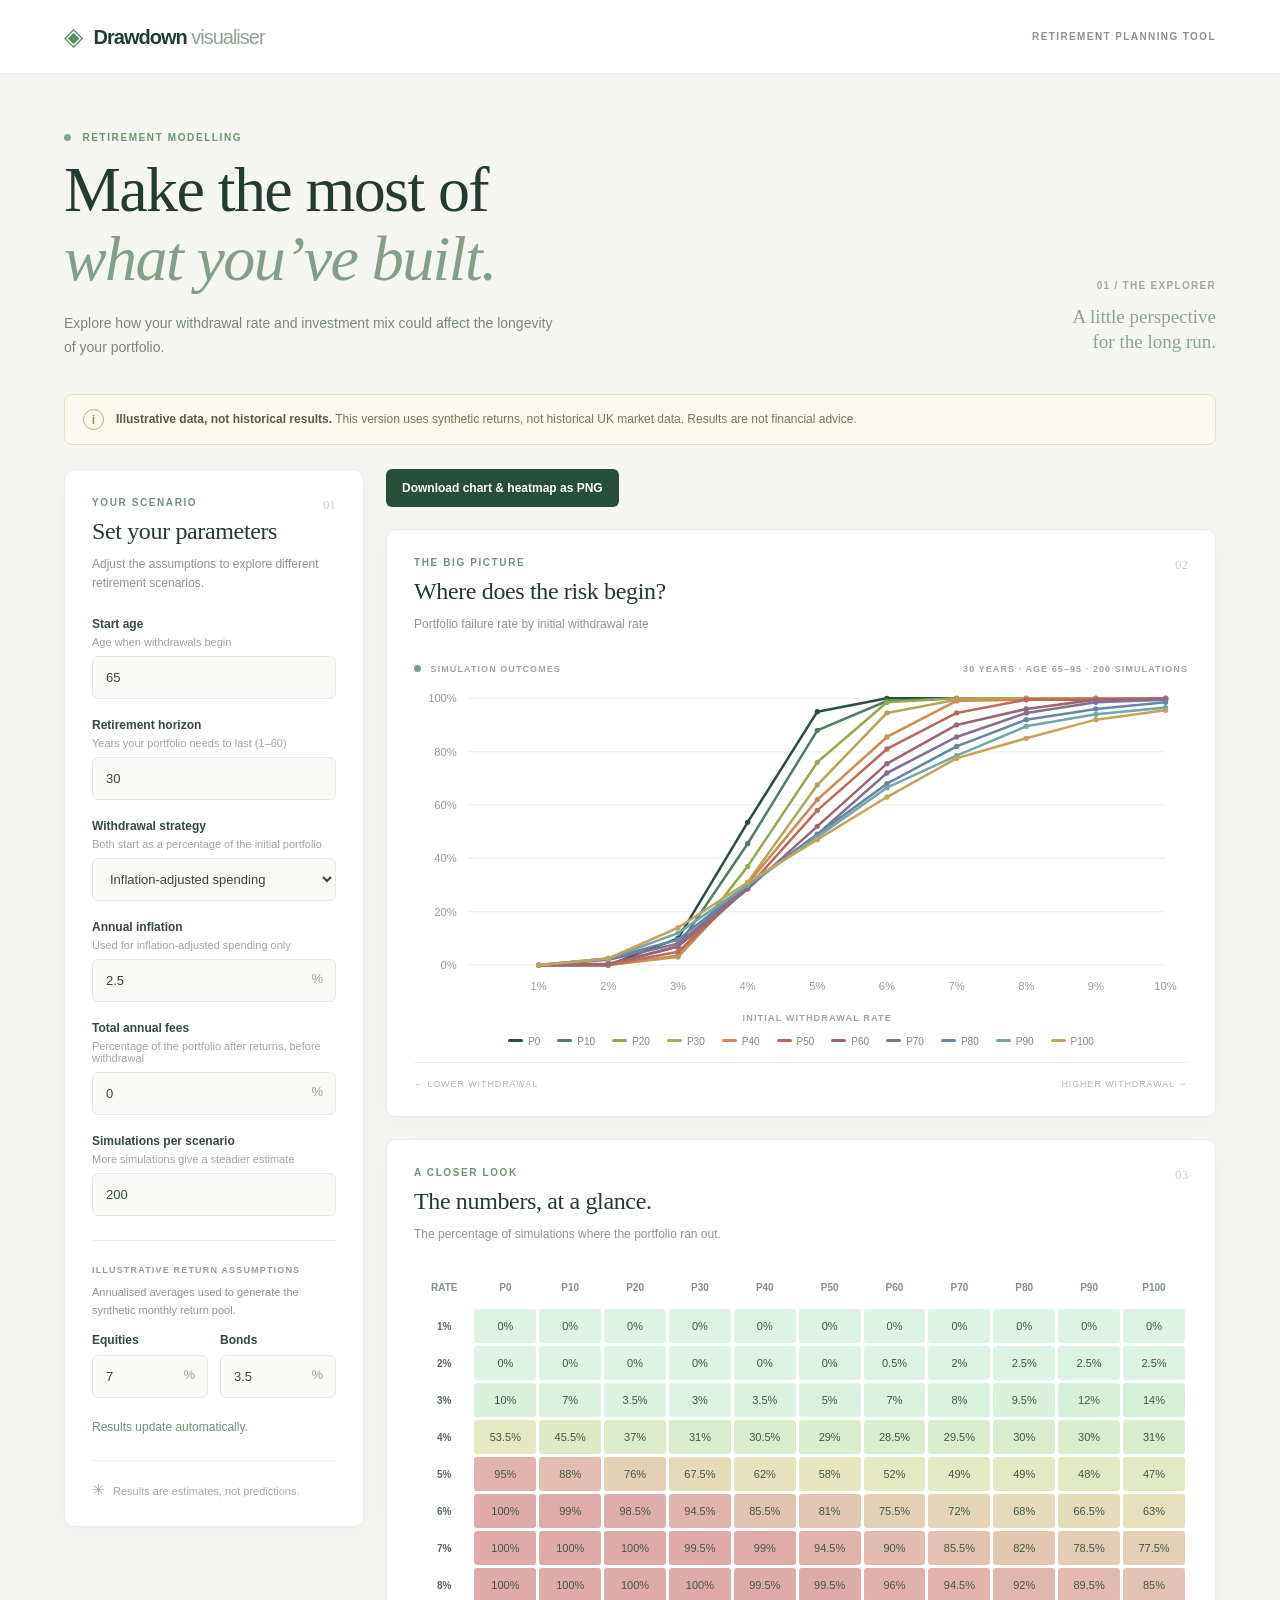
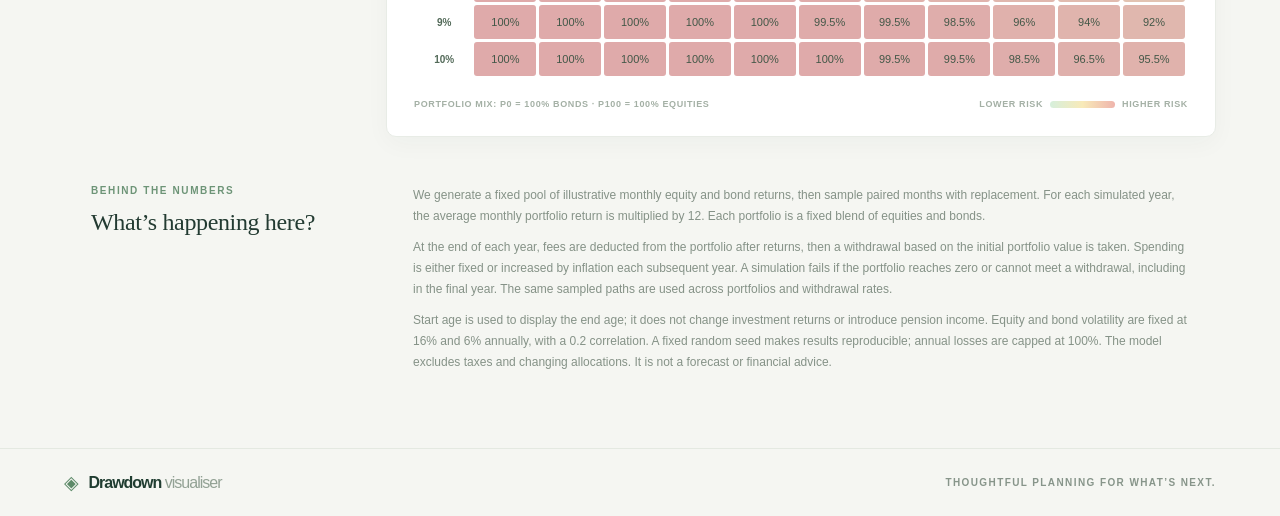
<file: index.html>
<!doctype html>
<html lang="en-GB">
<head>
  <meta charset="utf-8">
  <meta name="viewport" content="width=device-width, initial-scale=1">
  <meta name="theme-color" content="#f5f6f2">
  <title>Drawdown visualiser | Retirement withdrawal explorer</title>
  <link rel="stylesheet" href="styles.css">
  <script defer src="model.js"></script>
  <script defer src="app.js"></script>
</head>
<body>
  <header class="topbar">
    <div class="brand"><span class="brand-mark" aria-hidden="true">◈</span> Drawdown <span>visualiser</span></div>
    <span class="topbar-note">RETIREMENT PLANNING TOOL</span>
  </header>

  <main>
    <section class="intro">
      <div>
        <p class="eyebrow"><span></span> RETIREMENT MODELLING</p>
        <h1>Make the most of<br><em>what you’ve built.</em></h1>
        <p class="intro-copy">Explore how your withdrawal rate and investment mix could affect the longevity of your portfolio.</p>
      </div>
      <div class="intro-aside"><span>01 / THE EXPLORER</span><p>A little perspective<br>for the long run.</p></div>
    </section>

    <div class="notice"><span class="notice-icon" aria-hidden="true">i</span><p><strong>Illustrative data, not historical results.</strong> This version uses synthetic returns, not historical UK market data. Results are not financial advice.</p></div>

    <div class="layout">
      <aside class="card settings">
        <div class="section-heading"><div><p class="eyebrow">YOUR SCENARIO</p><h2>Set your parameters</h2></div><span class="section-number">01</span></div>
        <p class="muted">Adjust the assumptions to explore different retirement scenarios.</p>
        <form id="scenario-form">
          <label for="start-age">Start age <span>Age when withdrawals begin</span></label>
          <div class="field-wrap"><input id="start-age" type="number" min="18" max="100" step="1" value="65" required></div>

          <label for="years">Retirement horizon <span>Years your portfolio needs to last (1–60)</span></label>
          <div class="field-wrap"><input id="years" name="years" type="number" min="1" max="60" step="1" value="30" required></div>

          <label for="strategy">Withdrawal strategy <span>Both start as a percentage of the initial portfolio</span></label>
          <div class="field-wrap"><select id="strategy"><option value="inflation-adjusted">Inflation-adjusted spending</option><option value="fixed">Fixed spending (no inflation adjustment)</option></select></div>

          <label for="inflation">Annual inflation <span>Used for inflation-adjusted spending only</span></label>
          <div class="field-wrap"><input id="inflation" name="inflation" type="number" min="0" max="15" step="0.1" value="2.5" required><span class="suffix">%</span></div>

          <label for="fees">Total annual fees <span>Percentage of the portfolio after returns, before withdrawal</span></label>
          <div class="field-wrap"><input id="fees" type="number" min="0" max="10" step="0.01" value="0" required><span class="suffix">%</span></div>

          <label for="simulations">Simulations per scenario <span>More simulations give a steadier estimate</span></label>
          <div class="field-wrap"><input id="simulations" name="simulations" type="number" min="100" max="5000" step="100" value="200" required></div>

          <div class="divider"></div>
          <p class="assumptions-title">ILLUSTRATIVE RETURN ASSUMPTIONS</p>
          <p class="muted small">Annualised averages used to generate the synthetic monthly return pool.</p>
          <div class="input-grid">
            <div><label for="equity-return">Equities</label><div class="field-wrap"><input id="equity-return" type="number" min="-10" max="25" step="0.1" value="7" required><span class="suffix">%</span></div></div>
            <div><label for="bond-return">Bonds</label><div class="field-wrap"><input id="bond-return" type="number" min="-10" max="25" step="0.1" value="3.5" required><span class="suffix">%</span></div></div>
          </div>
          <p id="form-status" class="form-status" role="status" aria-live="polite"></p>
        </form>
        <div class="settings-footer"><span aria-hidden="true">✳</span> Results are estimates, not predictions.</div>
      </aside>

      <div class="results">
        <div class="export-controls"><button id="export" type="button" disabled>Download chart &amp; heatmap as PNG</button><p id="export-status" role="status" aria-live="polite"></p></div>
        <section class="card chart-card" aria-labelledby="chart-title">
          <div class="section-heading"><div><p class="eyebrow">THE BIG PICTURE</p><h2 id="chart-title">Where does the risk begin?</h2><p class="muted">Portfolio failure rate by initial withdrawal rate</p></div><span class="section-number">02</span></div>
          <div class="chart-meta"><span><i></i> SIMULATION OUTCOMES</span><span id="chart-horizon"></span></div>
          <div class="chart-container"><svg id="chart" viewBox="0 0 760 340" role="img" aria-labelledby="chart-svg-title chart-svg-desc"><title id="chart-svg-title">Failure rates by withdrawal rate and portfolio</title><desc id="chart-svg-desc">The same values are available in the table below.</desc></svg></div>
          <div id="legend" class="legend" aria-label="Portfolio legend"></div>
          <div class="chart-caption"><span>← LOWER WITHDRAWAL</span><span>HIGHER WITHDRAWAL →</span></div>
        </section>

        <section class="card heatmap-card" aria-labelledby="heatmap-title">
          <div class="section-heading"><div><p class="eyebrow">A CLOSER LOOK</p><h2 id="heatmap-title">The numbers, at a glance.</h2><p class="muted">The percentage of simulations where the portfolio ran out.</p></div><span class="section-number">03</span></div>
          <div class="table-scroll"><table id="heatmap"><caption class="sr-only">Failure rates by withdrawal rate and portfolio allocation</caption><thead></thead><tbody></tbody></table></div>
          <div class="heatmap-footer"><span>PORTFOLIO MIX: P0 = 100% BONDS · P100 = 100% EQUITIES</span><div><span>LOWER RISK</span><i class="gradient"></i><span>HIGHER RISK</span></div></div>
        </section>
      </div>
    </div>
    <section class="method"><div><p class="eyebrow">BEHIND THE NUMBERS</p><h2>What’s happening here?</h2></div><div><p>We generate a fixed pool of illustrative monthly equity and bond returns, then sample paired months with replacement. For each simulated year, the average monthly portfolio return is multiplied by 12. Each portfolio is a fixed blend of equities and bonds.</p><p>At the end of each year, fees are deducted from the portfolio after returns, then a withdrawal based on the initial portfolio value is taken. Spending is either fixed or increased by inflation each subsequent year. A simulation fails if the portfolio reaches zero or cannot meet a withdrawal, including in the final year. The same sampled paths are used across portfolios and withdrawal rates.</p><p>Start age is used to display the end age; it does not change investment returns or introduce pension income. Equity and bond volatility are fixed at 16% and 6% annually, with a 0.2 correlation. A fixed random seed makes results reproducible; annual losses are capped at 100%. The model excludes taxes and changing allocations. It is not a forecast or financial advice.</p></div></section>
  </main>
  <footer><span class="brand footer-brand"><span class="brand-mark" aria-hidden="true">◈</span> Drawdown <span>visualiser</span></span><span>THOUGHTFUL PLANNING FOR WHAT’S NEXT.</span></footer>
</body>
</html>
</file>
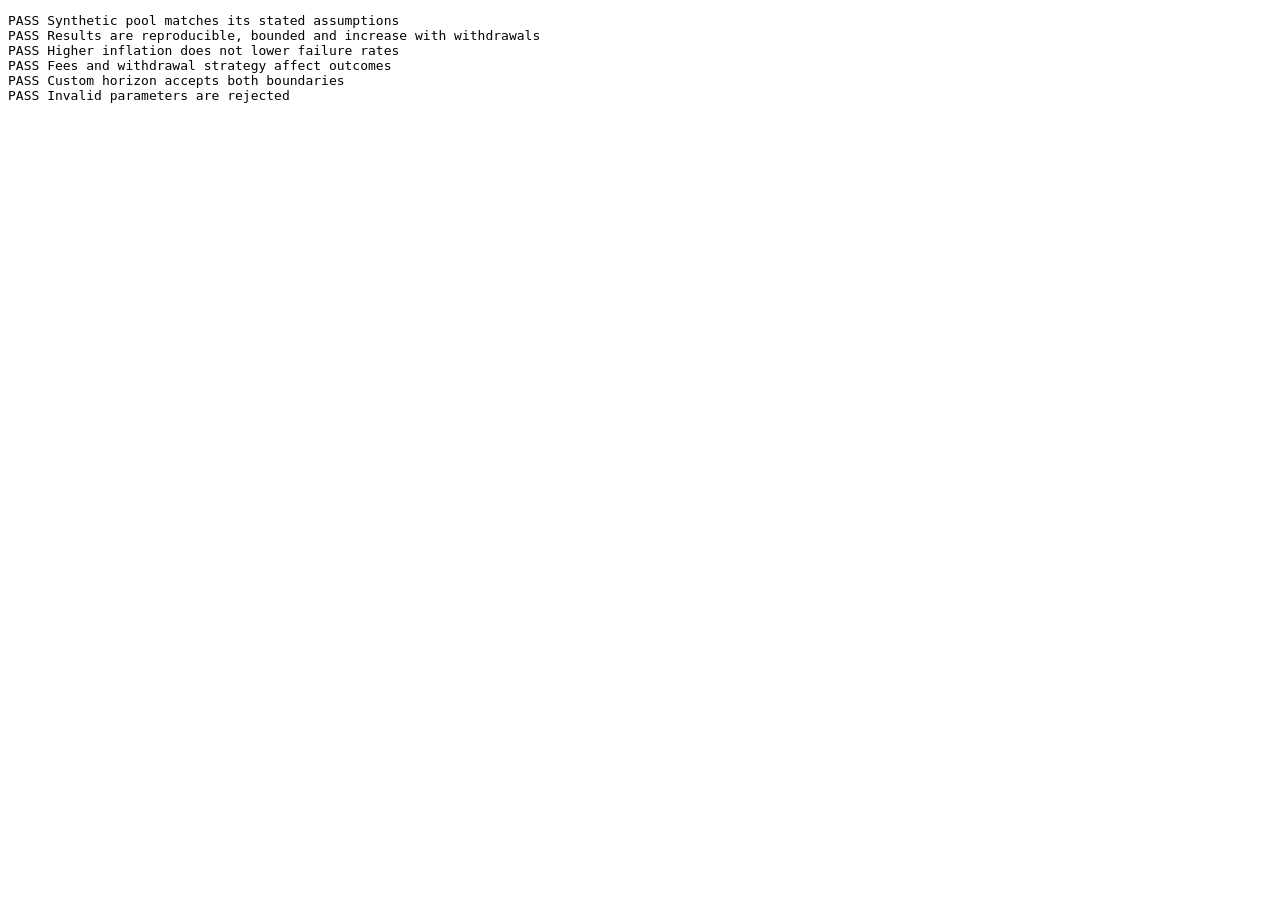
<file: tests/model.test.html>
<!doctype html>
<html lang="en">
<head><meta charset="utf-8"><title>Drawdown model tests</title></head>
<body>
<pre id="results">Running tests...</pre>
<script src="../model.js"></script>
<script src="model.test.js"></script>
</body>
</html>
</file>
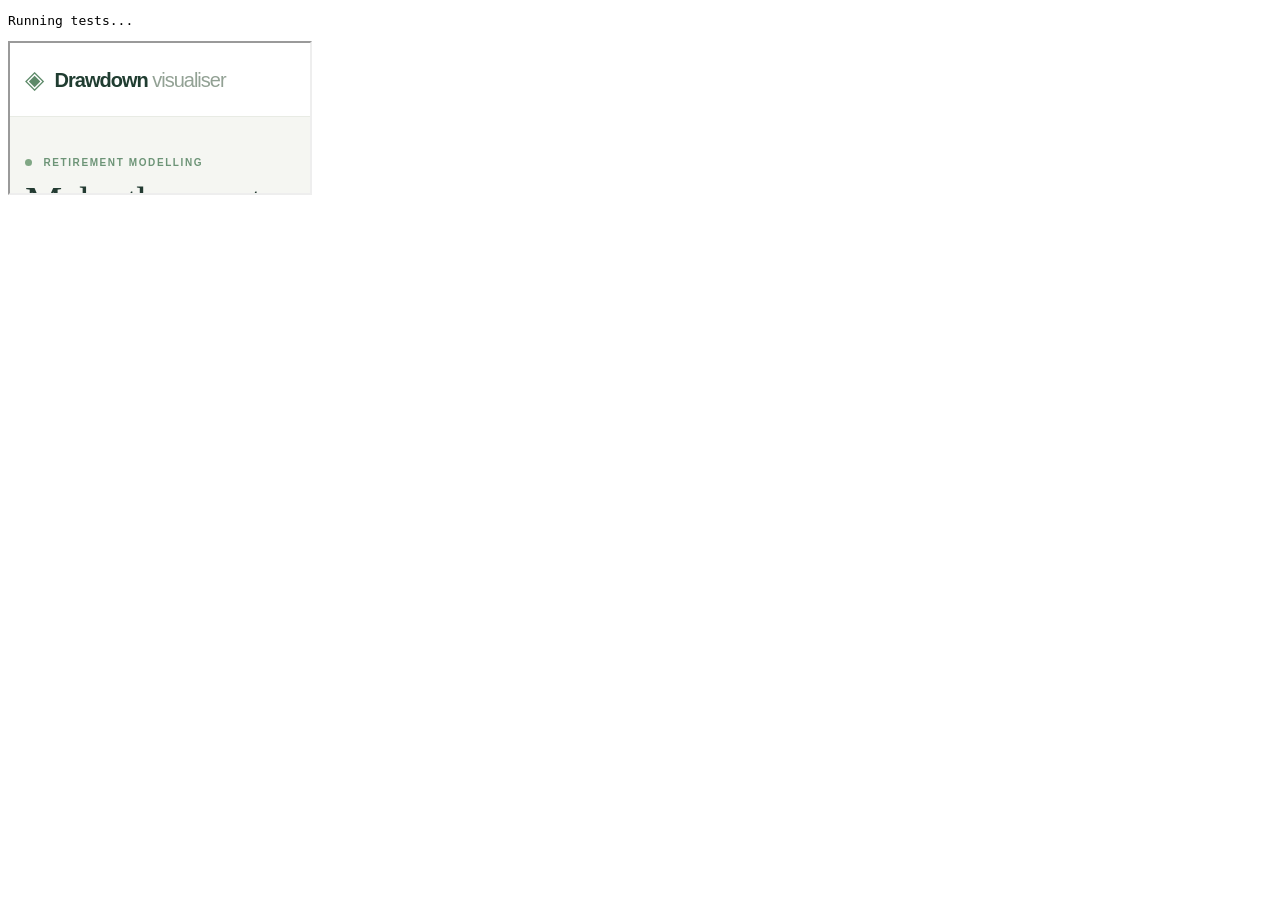
<file: tests/updates.test.html>
<!doctype html>
<html lang="en">
<head><meta charset="utf-8"><title>Automatic update tests</title></head>
<body>
<pre id="results">Running tests...</pre>
<iframe id="app" src="../index.html" title="Drawdown visualiser under test"></iframe>
<script src="updates.test.js"></script>
</body>
</html>
</file>
<file: styles.css>
:root { color-scheme: light; font-family: "DM Sans", Arial, sans-serif; color: #233b32; background: #f5f6f2; font-synthesis: none; }
* { box-sizing: border-box; }
body { margin: 0; }
.topbar, footer { padding: 22px max(5%, calc((100% - 1440px) / 2)); display: flex; justify-content: space-between; align-items: center; }
.topbar { background: #fff; border-bottom: 1px solid #e8ebe4; }
.brand { font-size: 20px; font-weight: 700; letter-spacing: -1px; color: #203d31; }
.brand > span:last-child { color: #92a194; font-weight: 400; }
.brand-mark { display: inline-block; font-size: 25px; margin-right: 7px; color: #5d8a69; vertical-align: -1px; }
.topbar-note, footer > span:last-child { font-size: 10px; letter-spacing: .14em; color: #87958a; font-weight: 700; }
main { max-width: 1440px; margin: auto; padding: 0 5% 65px; }
.intro { display: flex; justify-content: space-between; align-items: end; padding: 58px 0 34px; }
.eyebrow { margin: 0 0 12px; color: #6d9477; font-size: 10px; font-weight: 700; letter-spacing: .16em; }
.eyebrow > span { display: inline-block; width: 7px; height: 7px; margin-right: 7px; border-radius: 50%; background: #80a785; }
h1, h2, .intro-aside p { font-family: "DM Serif Display", Georgia, serif; font-weight: 400; }
h1 { margin: 0; font-size: clamp(42px, 5vw, 65px); line-height: 1.08; letter-spacing: -.025em; }
h1 em { color: #82a088; font-weight: 400; }
.intro-copy { color: #78877c; line-height: 1.7; max-width: 490px; font-size: 14px; margin: 19px 0 0; }
.intro-aside { padding-bottom: 5px; text-align: right; }
.intro-aside span { color: #9bab9d; letter-spacing: .13em; font-weight: 700; font-size: 10px; }
.intro-aside p { color: #8ca392; font-size: 19px; line-height: 1.3; margin: 12px 0 0; }
.notice { display: flex; gap: 12px; align-items: center; padding: 14px 18px; border: 1px solid #e6dcbf; background: #faf8ef; border-radius: 8px; color: #7d765b; font-size: 12px; line-height: 1.5; margin-bottom: 24px; }
.notice p { margin: 0; }.notice strong { color: #5f5a46; }.notice-icon { flex: 0 0 21px; height: 21px; border: 1px solid #c1ae73; border-radius: 50%; text-align: center; line-height: 20px; color: #a48d4c; font-weight: 700; }
.layout { display: grid; grid-template-columns: 300px minmax(0, 1fr); gap: 22px; align-items: start; }
.card { background: #fff; border: 1px solid #e8ece6; border-radius: 10px; box-shadow: 0 7px 25px rgba(37, 61, 43, .035); }
.settings, .chart-card, .heatmap-card { padding: 27px; }
.section-heading { display: flex; justify-content: space-between; align-items: start; gap: 15px; }
.section-heading .eyebrow { margin-bottom: 9px; }.section-number { color: #c4cfc5; font-family: Georgia, serif; font-size: 13px; }
h2 { font-size: 24px; line-height: 1.2; margin: 0; letter-spacing: -.015em; }
.muted { color: #8a978c; font-size: 12px; line-height: 1.6; margin: 9px 0 0; }
form { margin-top: 24px; } label { display: block; color: #344b3d; font-size: 12px; font-weight: 700; margin: 19px 0 8px; }
label span { display: block; color: #9ca89d; font-size: 11px; font-weight: 400; margin-top: 5px; }
.field-wrap { position: relative; } input, select { font: inherit; font-size: 13px; color: #31483b; background: #f9faf7; border: 1px solid #e3e9e1; border-radius: 6px; padding: 12px 13px; width: 100%; min-height: 43px; }
input:focus, select:focus { outline: 2px solid #7fa68a; outline-offset: 2px; }
.suffix { position: absolute; right: 13px; top: 12px; color: #97a69a; font-size: 13px; pointer-events: none; }
input[type=number] { padding-right: 32px; }.divider { height: 1px; background: #edf0ea; margin: 24px 0; }
.assumptions-title { color: #8ea095; font-size: 9px; letter-spacing: .13em; font-weight: 700; margin: 0; }.small { font-size: 11px; }
.input-grid { display: grid; grid-template-columns: 1fr 1fr; gap: 12px; }.input-grid label { margin-top: 14px; }
.form-status { margin: 20px 0 0; color: #6d9477; font-size: 12px; line-height: 1.5; }.form-status.error { color: #a53d32; }
.settings-footer { margin-top: 24px; padding-top: 20px; border-top: 1px solid #edf0ea; color: #a0aca2; font-size: 11px; }.settings-footer span { font-size: 15px; color: #91aa96; margin-right: 5px; }
.results { display: grid; gap: 22px; min-width: 0; }.results > * { min-width: 0; }.chart-meta { display: flex; justify-content: space-between; margin: 30px 0 8px; font-size: 9px; letter-spacing: .12em; font-weight: 700; color: #9aa89b; }.chart-meta i { display: inline-block; width: 7px; height: 7px; background: #75a180; border-radius: 50%; margin-right: 6px; }
.export-controls { display: flex; align-items: center; flex-wrap: wrap; gap: 12px; }.export-controls button { border: 0; border-radius: 6px; background: #294d3b; color: #fff; padding: 12px 16px; font: 700 12px "DM Sans", Arial, sans-serif; cursor: pointer; }.export-controls button:hover:not(:disabled) { background: #3a624a; }.export-controls button:focus-visible { outline: 2px solid #7fa68a; outline-offset: 2px; }.export-controls button:disabled { opacity: .5; cursor: not-allowed; }.export-controls p { margin: 0; color: #718577; font-size: 12px; }
.chart-container { width: 100%; overflow: hidden; } #chart { width: 100%; display: block; overflow: visible; }.grid-line { stroke: #e9eee8; stroke-width: 1; }.axis-label { font: 11px "DM Sans", sans-serif; fill: #91a095; }.axis-title { font: 700 9px "DM Sans", sans-serif; letter-spacing: .12em; fill: #9aa99b; }
.legend { display: flex; justify-content: center; flex-wrap: wrap; gap: 11px 17px; padding: 8px 0 15px; }.legend span { color: #78897b; font-size: 10px; }.legend i { width: 15px; height: 3px; display: inline-block; margin: 0 5px 3px 0; border-radius: 2px; }
.chart-caption { display: flex; justify-content: space-between; border-top: 1px solid #edf0ea; padding-top: 16px; font-size: 9px; letter-spacing: .1em; color: #acb8ad; }
.table-scroll { overflow-x: auto; margin-top: 25px; } table { width: 100%; min-width: 610px; border-collapse: separate; border-spacing: 3px; text-align: center; font-size: 11px; } th { color: #829286; font-size: 10px; font-weight: 700; padding: 10px 4px; } tbody th { color: #536a59; } td { color: #425747; padding: 11px 4px; border-radius: 3px; }
.heatmap-footer { display: flex; justify-content: space-between; align-items: center; flex-wrap: wrap; gap: 12px; margin-top: 20px; color: #a4b0a5; font-size: 9px; font-weight: 700; letter-spacing: .07em; }.heatmap-footer div { display: flex; align-items: center; gap: 7px; }.gradient { width: 65px; height: 7px; border-radius: 4px; background: linear-gradient(90deg, #d6efdc, #f8eab9, #efb4ac); }
.method { display: grid; grid-template-columns: 300px 1fr; gap: 22px; padding: 48px 27px 0; }.method p:not(.eyebrow) { color: #859287; font-size: 12px; line-height: 1.75; margin: 0 0 10px; }
footer { border-top: 1px solid #e4e9e1; }.footer-brand { font-size: 16px; }.footer-brand .brand-mark { font-size: 19px; }
.sr-only { position: absolute; width: 1px; height: 1px; padding: 0; margin: -1px; overflow: hidden; clip: rect(0,0,0,0); white-space: nowrap; border: 0; }
@media (max-width: 800px) { .layout { grid-template-columns: minmax(0, 1fr); }.settings { max-width: none; }.intro-aside { display: none; }.method { grid-template-columns: 1fr; gap: 16px; padding-left: 0; padding-right: 0; } }
@media (max-width: 500px) { .topbar-note { display: none; }.intro { padding-top: 40px; }.settings, .chart-card, .heatmap-card { padding: 20px; }.chart-meta { gap: 10px; }.legend { gap: 10px; } footer > span:last-child { display: none; } }
</file>
